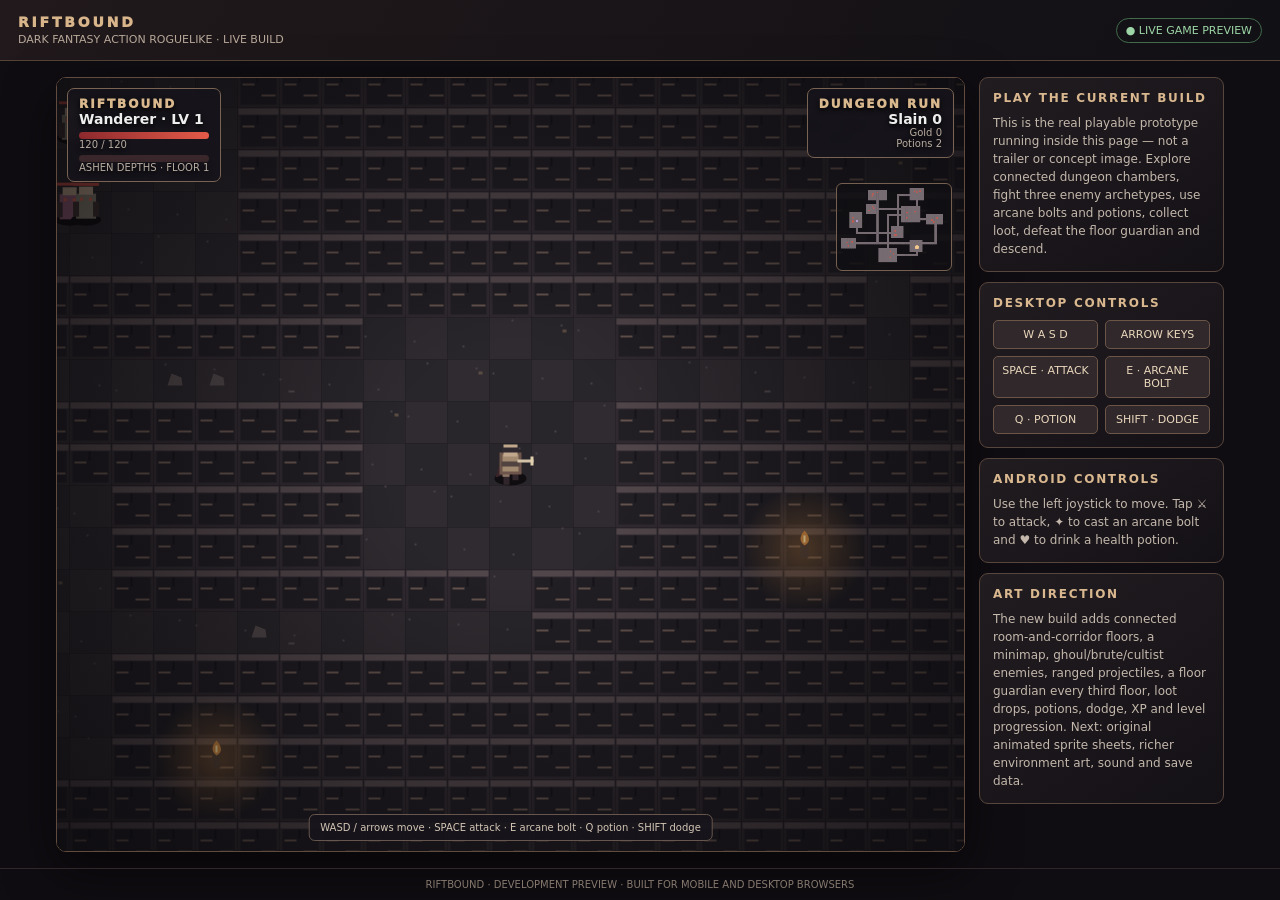
<file: preview.html>
<!doctype html>
<html lang="en"><head><meta charset="utf-8"><meta name="viewport" content="width=device-width,initial-scale=1,viewport-fit=cover"><meta name="theme-color" content="#100d12"><title>Riftbound — Live Game Preview</title>
<style>
*{box-sizing:border-box}html,body{margin:0;min-height:100%;background:#100d12;color:#eee;font:14px system-ui,-apple-system,sans-serif}body{display:flex;flex-direction:column;min-height:100dvh}.head{padding:14px 18px;background:linear-gradient(120deg,#21191b,#111015);border-bottom:1px solid #554337;display:flex;align-items:center;justify-content:space-between;gap:12px}.logo{font-weight:950;letter-spacing:.2em;color:#d8b58a}.sub{font-size:11px;color:#b8a99a;margin-top:3px}.live{font-size:11px;color:#9dd5a6;border:1px solid #426b4c;border-radius:20px;padding:5px 9px}.wrap{width:min(1200px,100%);margin:auto;padding:16px;display:grid;grid-template-columns:minmax(0,1fr) 245px;gap:14px;flex:1}.stage{min-height:420px;background:#08070a;border:1px solid #604b3e;border-radius:10px;overflow:hidden;box-shadow:0 18px 50px #0009;display:flex;flex-direction:column}.stage iframe{border:0;width:100%;height:100%;min-height:520px;background:#17151a}.side{display:flex;flex-direction:column;gap:10px}.card{background:linear-gradient(145deg,#211c20,#141116);border:1px solid #57463d;border-radius:9px;padding:13px}.card h2{font-size:12px;letter-spacing:.14em;color:#d9b88f;margin:0 0 9px}.card p{font-size:12px;color:#c4b8ac;line-height:1.5;margin:0}.controls{display:grid;grid-template-columns:1fr 1fr;gap:7px;margin-top:10px}.key{background:#30282b;border:1px solid #6b5547;border-radius:5px;padding:7px;text-align:center;color:#ead7bc;font-size:11px}.foot{padding:10px 18px;color:#85796f;text-align:center;font-size:10px;border-top:1px solid #30272a}@media(max-width:760px){.wrap{display:flex;flex-direction:column;padding:9px;gap:9px}.stage{min-height:58vh}.stage iframe{min-height:58vh}.side{display:grid;grid-template-columns:1fr 1fr}.side .card:first-child{grid-column:1/-1}.head{padding:12px}.foot{padding:9px}}
</style></head><body>
<header class="head"><div><div class="logo">RIFTBOUND</div><div class="sub">DARK FANTASY ACTION ROGUELIKE · LIVE BUILD</div></div><div class="live">● LIVE GAME PREVIEW</div></header>
<main class="wrap"><section class="stage"><iframe src="./roguelike.html" title="Riftbound playable game preview" allow="fullscreen"></iframe></section><aside class="side">
<section class="card"><h2>PLAY THE CURRENT BUILD</h2><p>This is the real playable prototype running inside this page — not a trailer or concept image. Explore connected dungeon chambers, fight three enemy archetypes, use arcane bolts and potions, collect loot, defeat the floor guardian and descend.</p></section>
<section class="card"><h2>DESKTOP CONTROLS</h2><div class="controls"><div class="key">W A S D</div><div class="key">ARROW KEYS</div><div class="key">SPACE · ATTACK</div><div class="key">E · ARCANE BOLT</div><div class="key">Q · POTION</div><div class="key">SHIFT · DODGE</div></div></section>
<section class="card"><h2>ANDROID CONTROLS</h2><p>Use the left joystick to move. Tap ⚔ to attack, ✦ to cast an arcane bolt and ♥ to drink a health potion.</p></section>
<section class="card"><h2>ART DIRECTION</h2><p>The new build adds connected room-and-corridor floors, a minimap, ghoul/brute/cultist enemies, ranged projectiles, a floor guardian every third floor, loot drops, potions, dodge, XP and level progression. Next: original animated sprite sheets, richer environment art, sound and save data.</p></section>
</aside></main><footer class="foot">RIFTBOUND · DEVELOPMENT PREVIEW · BUILT FOR MOBILE AND DESKTOP BROWSERS</footer></body></html>
</file>
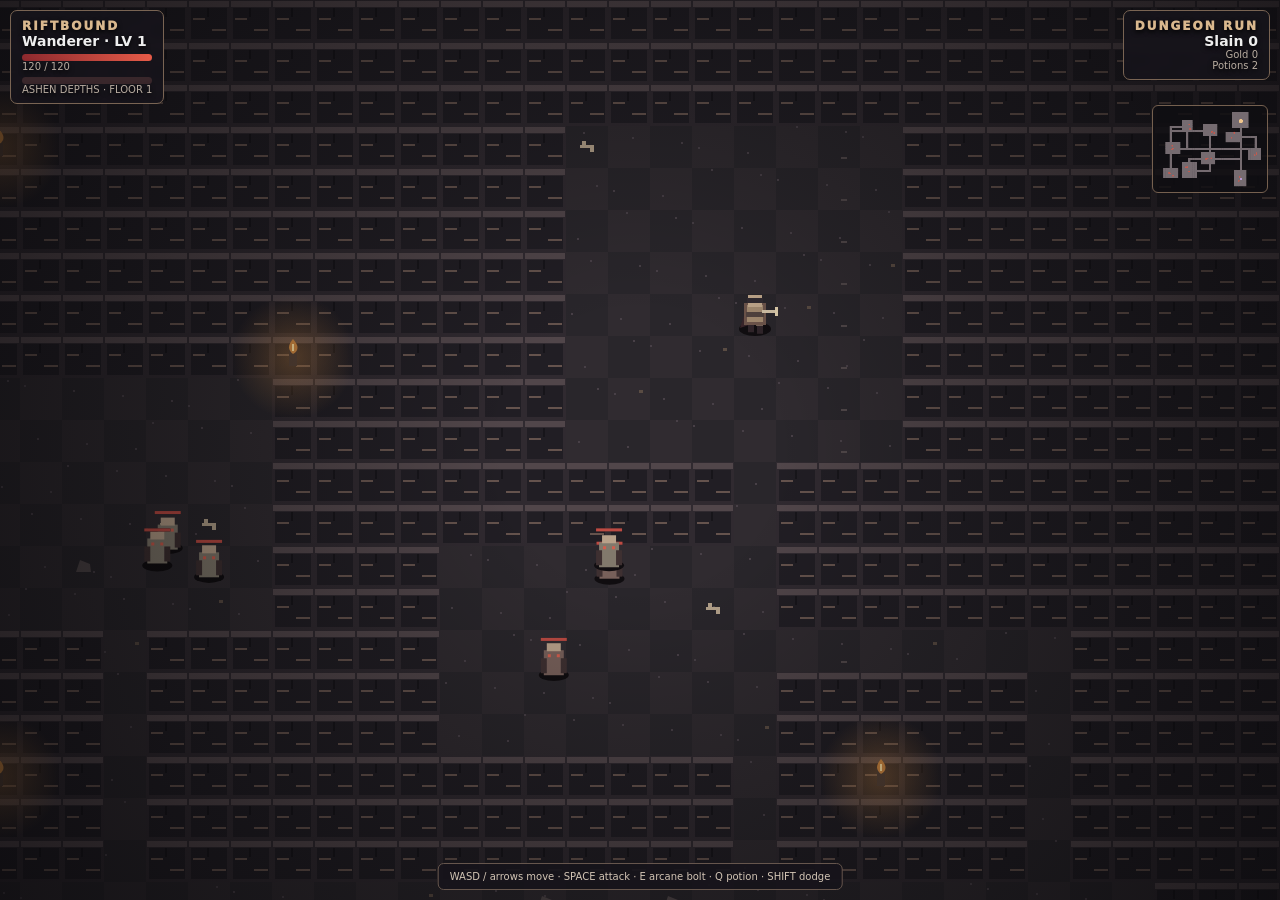
<file: roguelike.html>
<!doctype html>
<html lang="en"><head><meta charset="utf-8"><meta name="viewport" content="width=device-width,initial-scale=1,maximum-scale=1,user-scalable=no,viewport-fit=cover"><meta name="theme-color" content="#100d12"><title>Riftbound — Ashen Depths</title>
<style>
*{box-sizing:border-box}html,body{margin:0;width:100%;height:100%;overflow:hidden;background:#100d12;color:#eee;font:14px system-ui;touch-action:none}canvas{width:100%;height:100%;display:block;image-rendering:pixelated}#hud{position:fixed;inset:0;padding: max(10px,env(safe-area-inset-top)) 10px 10px;display:flex;justify-content:space-between;align-items:flex-start;pointer-events:none;text-shadow:0 2px 5px #000;gap:8px}.panel{background:#17141be8;border:1px solid #796453;border-radius:7px;padding:8px 11px;min-width:135px;backdrop-filter:blur(5px)}.brand{font-weight:950;letter-spacing:2px;color:#d9b88e;font-size:12px}.muted{color:#b9ada1;font-size:10px}.bar{height:7px;background:#39272b;margin-top:5px;border-radius:5px;overflow:hidden}.fill{height:100%;background:linear-gradient(90deg,#8d292e,#e65b48);width:100%}#xp{background:linear-gradient(90deg,#94702d,#e9c46d)}#right{text-align:right}#mini{position:fixed;right:12px;top:105px;width:116px;height:88px;border:1px solid #75604f;border-radius:6px;background:#100e12cc;pointer-events:none}#bottom{position:fixed;bottom:10px;left:50%;transform:translateX(-50%);background:#17141be8;border:1px solid #66564d;padding:7px 11px;border-radius:6px;font-size:10px;color:#d3c5b5;pointer-events:none;white-space:nowrap}#joy,#hit,#skill{display:none;position:fixed;bottom:max(24px,env(safe-area-inset-bottom));width:112px;height:112px;border-radius:50%;background:#ffffff17;border:1px solid #ffffff44;touch-action:none;user-select:none}#joy{left:16px}#nub{position:absolute;left:32px;top:32px;width:46px;height:46px;border-radius:50%;background:#c9b69b99;border:1px solid #eee}#hit{right:16px;width:82px;height:82px;bottom:max(32px,env(safe-area-inset-bottom));background:#782d2d88;border-color:#d18b68;display:none;place-items:center;font-size:28px}#skill{right:108px;width:58px;height:58px;bottom:max(42px,env(safe-area-inset-bottom));background:#344b6888;border-color:#9dbbe0;display:none;place-items:center;font-size:21px}#potion{display:none;position:fixed;right:28px;bottom:calc(env(safe-area-inset-bottom) + 128px);width:48px;height:48px;border-radius:50%;background:#743b4788;border:1px solid #d58b91;color:#ffe3d7;place-items:center;font-size:19px;touch-action:none}#toast{position:fixed;top:22%;left:50%;transform:translateX(-50%);background:#20191bea;border:1px solid #b28a5e;padding:9px 14px;border-radius:6px;color:#f2d4a3;font-weight:bold;opacity:0;transition:opacity .2s;pointer-events:none;white-space:nowrap}#boss{position:fixed;left:20%;right:20%;top:12px;display:none;text-align:center;color:#e7b99c;font-size:11px;text-shadow:0 2px 5px #000;pointer-events:none}#boss .bar{height:8px;border:1px solid #b78b70}#bossfill{background:#a82f37;width:100%}@media(pointer:coarse){#joy,#hit,#skill{display:block}#potion{display:grid}#bottom{display:none}#mini{top:112px;width:92px;height:70px}}@media(max-width:420px){.panel{min-width:116px;padding:7px 8px}.brand{font-size:10px}#mini{top:105px}}
</style></head><body><canvas id="c"></canvas>
<div id="hud"><div class="panel"><div class="brand">RIFTBOUND</div><b>Wanderer · <span id="lv">LV 1</span></b><div class="bar"><div id="hp" class="fill"></div></div><div class="muted" id="hpv">100 / 100</div><div class="bar"><div id="xp" class="fill" style="width:0%"></div></div><div class="muted" id="stage">ASHEN DEPTHS · FLOOR 1</div></div><div class="panel" id="right"><div class="brand">DUNGEON RUN</div><b id="kills">Slain 0</b><div class="muted" id="gold">Gold 0</div><div class="muted" id="potions">Potions 2</div></div></div>
<canvas id="mini" width="232" height="176"></canvas><div id="boss"><b id="bossname">THE GATEKEEPER</b><div class="bar"><div id="bossfill" class="fill"></div></div></div>
<div id="bottom">WASD / arrows move · SPACE attack · E arcane bolt · Q potion · SHIFT dodge</div><div id="joy"><div id="nub"></div></div><div id="hit">⚔</div><div id="skill">✦</div><div id="potion">♥</div><div id="toast"></div>
<script>
(()=>{'use strict';
const c=document.querySelector('#c'),g=c.getContext('2d'),mini=document.querySelector('#mini'),mg=mini.getContext('2d');let W,H,D;function size(){D=Math.min(devicePixelRatio||1,2);W=innerWidth;H=innerHeight;c.width=W*D;c.height=H*D;g.setTransform(D,0,0,D,0,0)}addEventListener('resize',size);size();
const S=42,MW=55,MH=43,worldW=MW*S,worldH=MH*S;let map=[],rooms=[],props=[],enemies=[],shots=[],drops=[],particles=[],keys={},joy={x:0,y:0},shake=0,clock=0,floor=1,kills=0,runGold=0,exit=null,boss=null;
const p={x:worldW/2,y:worldH/2,r:12,h:120,m:120,lv:1,xp:0,need:80,gold:0,potions:2,atk:0,cast:0,dash:0,inv:0,dir:0,speed:178};
function rnd(a,b){return a+Math.random()*(b-a)}function tile(x,y){let a=Math.floor(x/S),b=Math.floor(y/S);return b<0||a<0||b>=MH||a>=MW?1:map[b][a]}function blocked(x,y){return [[-9,-7],[9,-7],[-9,7],[9,7]].some(([dx,dy])=>tile(x+dx,y+dy)===1)}function move(o,dx,dy){if(!blocked(o.x+dx,o.y))o.x+=dx;if(!blocked(o.x,o.y+dy))o.y+=dy}
function makeDungeon(){map=Array.from({length:MH},()=>Array(MW).fill(1));rooms=[];props=[];enemies=[];shots=[];drops=[];particles=[];boss=null;exit=null;
for(let i=0;i<90&&rooms.length<10;i++){let w=Math.floor(rnd(5,10)),h=Math.floor(rnd(5,9)),x=Math.floor(rnd(2,MW-w-2)),y=Math.floor(rnd(2,MH-h-2));if(rooms.some(r=>x<r.x+r.w+2&&x+w+2>r.x&&y<r.y+r.h+2&&y+h+2>r.y))continue;let room={x,y,w,h,cx:x+Math.floor(w/2),cy:y+Math.floor(h/2)};rooms.push(room);for(let yy=y;yy<y+h;yy++)for(let xx=x;xx<x+w;xx++)map[yy][xx]=0;if(rooms.length>1){let a=rooms[rooms.length-2],b=room;if(Math.random()<.5){for(let xx=Math.min(a.cx,b.cx);xx<=Math.max(a.cx,b.cx);xx++)map[a.cy][xx]=0;for(let yy=Math.min(a.cy,b.cy);yy<=Math.max(a.cy,b.cy);yy++)map[yy][b.cx]=0}else{for(let yy=Math.min(a.cy,b.cy);yy<=Math.max(a.cy,b.cy);yy++)map[yy][a.cx]=0;for(let xx=Math.min(a.cx,b.cx);xx<=Math.max(a.cx,b.cx);xx++)map[b.cy][xx]=0}}}
if(rooms.length<3){for(let y=4;y< MH-4;y++)for(let x=4;x<MW-4;x++)if(x>5&&x<MW-6&&y>5&&y<MH-6)map[y][x]=0;rooms=[{cx:8,cy:8},{cx:MW-9,cy:MH-9},{cx:Math.floor(MW/2),cy:Math.floor(MH/2)}]}
let start=rooms[0],last=rooms[rooms.length-1];p.x=(start.cx+.5)*S;p.y=(start.cy+.5)*S;exit={x:(last.cx+.5)*S,y:(last.cy+.5)*S};
for(let y=2;y<MH-2;y++)for(let x=2;x<MW-2;x++)if(!map[y][x]&&Math.random()<.035&&Math.hypot(x-start.cx,y-start.cy)>5)props.push({x:(x+.5)*S,y:(y+.5)*S,type:Math.random()<.5?'bones':'rubble'});
rooms.slice(1).forEach((r,i)=>{let count=2+Math.min(3,floor);for(let n=0;n<count;n++){let x=(r.x+r.w*.2+Math.random()*r.w*.6)*S,y=(r.y+r.h*.2+Math.random()*r.h*.6)*S;if(Math.hypot(x-p.x,y-p.y)>220)spawnEnemy(x,y,Math.random()<.22?'brute':Math.random()<.25?'cultist':'ghoul')}});if(floor%3===0){let r=rooms[rooms.length-1];boss={x:(r.cx+.5)*S,y:(r.cy+.5)*S,h:360+floor*55,m:360+floor*55,cd:1.2,hit:0};enemies=enemies.filter(e=>Math.hypot(e.x-boss.x,e.y-boss.y)>110)}}
function spawnEnemy(x,y,type){let spec=type==='brute'?[95,38,34,'#77605a']:type==='cultist'?[48,50,16,'#8d5a72']:[55,62,20,'#81796c'];enemies.push({x,y,h:spec[0]+floor*5,m:spec[0]+floor*5,s:spec[1],dmg:spec[2],col:spec[3],type,cd:rnd(.2,1),hit:0,phase:rnd(0,6)})}
function say(s){let t=document.querySelector('#toast');t.textContent=s;t.style.opacity=1;clearTimeout(say.t);say.t=setTimeout(()=>t.style.opacity=0,1250)}
function burst(x,y,color,n=8){for(let i=0;i<n;i++){let a=rnd(0,Math.PI*2),v=rnd(30,150);particles.push({x,y,vx:Math.cos(a)*v,vy:Math.sin(a)*v,life:rnd(.2,.55),max:.55,color})}}
function gainXP(n){p.xp+=n;if(p.xp>=p.need){p.xp-=p.need;p.lv++;p.need=Math.floor(p.need*1.38);p.m+=18;p.h=p.m;p.speed+=3;say('LEVEL UP · '+p.lv);burst(p.x,p.y,'#e8c878',22)}}
function damageEnemy(e,n){e.h-=n;e.hit=.14;shake=3;burst(e.x,e.y,'#c58b6d',4);if(e.h<=0){enemies=enemies.filter(a=>a!==e);kills++;runGold+=Math.floor(rnd(3,9));gainXP(e.type==='brute'?32:20);if(Math.random()<.42)drops.push({x:e.x,y:e.y,type:Math.random()<.65?'gold':'potion'});if(e.type==='brute')burst(e.x,e.y,'#8b5146',14)}}
function attack(){if(p.atk>0)return;p.atk=.28;let target=enemies.filter(e=>Math.hypot(e.x-p.x,e.y-p.y)<75).sort((a,b)=>Math.hypot(a.x-p.x,a.y-p.y)-Math.hypot(b.x-p.x,b.y-p.y))[0];if(target)damageEnemy(target,42+p.lv*5);if(boss&&Math.hypot(boss.x-p.x,boss.y-p.y)<88){boss.h-=38+p.lv*5;boss.hit=.18;shake=6;if(boss.h<=0){burst(boss.x,boss.y,'#d9a65e',45);boss=null;gainXP(150);runGold+=100;say('GATEKEEPER SLAIN · EXIT OPEN')}}}
function cast(){if(p.cast>0)return;p.cast=.65;let a=p.dir;shots.push({x:p.x+Math.cos(a)*17,y:p.y+Math.sin(a)*17,vx:Math.cos(a)*410,vy:Math.sin(a)*410,life:.85,damage:34+p.lv*7});burst(p.x+Math.cos(a)*17,p.y+Math.sin(a)*17,'#9dc9ed',5)}
function dodge(){if(p.dash>0)return;p.dash=.65;p.inv=.4;let a=p.dir;move(p,Math.cos(a)*100,Math.sin(a)*100);burst(p.x,p.y,'#9b8a9e',9)}
function potion(){if(p.potions<=0){say('No potions left');return}if(p.h>=p.m){say('Health is full');return}p.potions--;p.h=Math.min(p.m,p.h+55);say('Potion · +55 health');burst(p.x,p.y,'#d35a52',12)}
function nextFloor(){floor++;p.h=Math.min(p.m,p.h+35);makeDungeon();say('DESCENDING · FLOOR '+floor)}
addEventListener('keydown',e=>{let k=e.key.toLowerCase();keys[k]=1;if(e.code==='Space'){e.preventDefault();attack()}if(k==='e')cast();if(k==='q')potion();if(k==='shift')dodge()});addEventListener('keyup',e=>keys[e.key.toLowerCase()]=0);
let last=performance.now();function update(dt){clock+=dt;p.atk=Math.max(0,p.atk-dt);p.cast=Math.max(0,p.cast-dt);p.dash=Math.max(0,p.dash-dt);p.inv=Math.max(0,p.inv-dt);let x=(keys.d||keys.arrowright?1:0)-(keys.a||keys.arrowleft?1:0)+joy.x,y=(keys.s||keys.arrowdown?1:0)-(keys.w||keys.arrowup?1:0)+joy.y,l=Math.hypot(x,y);if(l){x/=l;y/=l;p.dir=Math.atan2(y,x);let sp=p.speed*(p.dash>0?2.8:1);move(p,x*sp*dt,y*sp*dt)}
for(let e of enemies){e.cd=Math.max(0,e.cd-dt);e.hit=Math.max(0,e.hit-dt);let dx=p.x-e.x,dy=p.y-e.y,d=Math.hypot(dx,dy);if(e.type==='cultist'){if(d<205&&d>145)move(e,dx/d*e.s*dt,dy/d*e.s*dt);else if(d<145&&e.cd<=0){shots.push({x:e.x,y:e.y,vx:dx/d*190,vy:dy/d*190,life:1.5,damage:10,hostile:true});e.cd=1.8}}else if(d>27&&d<390)move(e,dx/d*e.s*dt,dy/d*e.s*dt);else if(d<=30&&e.cd<=0){if(p.inv<=0){p.h-=e.dmg;shake=4;burst(p.x,p.y,'#b74443',5)}e.cd=e.type==='brute'?1.25:.9}}
if(boss){boss.cd-=dt;boss.hit=Math.max(0,boss.hit-dt);let dx=p.x-boss.x,dy=p.y-boss.y,d=Math.hypot(dx,dy);if(d>58)move(boss,dx/d*42*dt,dy/d*42*dt);if(boss.cd<=0){let a=Math.atan2(dy,dx);for(let i=-1;i<=1;i++){let q=a+i*.24;shots.push({x:boss.x,y:boss.y,vx:Math.cos(q)*210,vy:Math.sin(q)*210,life:2,damage:17,hostile:true})}boss.cd=1.45}}
shots=shots.filter(s=>{s.x+=s.vx*dt;s.y+=s.vy*dt;s.life-=dt;if(s.life<=0||tile(s.x,s.y))return false;if(s.hostile){if(Math.hypot(s.x-p.x,s.y-p.y)<16){if(p.inv<=0)p.h-=s.damage;burst(s.x,s.y,'#cf665b',5);return false}}else{let e=enemies.find(e=>Math.hypot(s.x-e.x,s.y-e.y)<19);if(e){damageEnemy(e,s.damage);burst(s.x,s.y,'#9dc9ed',8);return false}if(boss&&Math.hypot(s.x-boss.x,s.y-boss.y)<34){boss.h-=s.damage;boss.hit=.1;return false}}return true});
drops=drops.filter(d=>{if(Math.hypot(d.x-p.x,d.y-p.y)<24){if(d.type==='gold'){runGold+=15;say('+15 gold')}else{p.potions++;say('Potion found')}return false}return true});
particles=particles.filter(a=>{a.x+=a.vx*dt;a.y+=a.vy*dt;a.life-=dt;a.vx*=.96;a.vy*=.96;return a.life>0});
if(p.h<=0){p.h=p.m*.55;p.x=rooms[0].cx*S;p.y=rooms[0].cy*S;shots=shots.filter(s=>!s.hostile);say('You fell · pulled back to the entrance')}
if(!boss&&exit&&Math.hypot(exit.x-p.x,exit.y-p.y)<42){if(enemies.length===0)nextFloor();else if(!update.warn){say('Clear the remaining enemies');update.warn=1}}else update.warn=0;
document.querySelector('#hp').style.width=100*p.h/p.m+'%';document.querySelector('#hpv').textContent=Math.ceil(p.h)+' / '+p.m;document.querySelector('#xp').style.width=100*p.xp/p.need+'%';document.querySelector('#lv').textContent='LV '+p.lv;document.querySelector('#kills').textContent='Slain '+kills;document.querySelector('#gold').textContent='Gold '+runGold;document.querySelector('#potions').textContent='Potions '+p.potions;document.querySelector('#stage').textContent='ASHEN DEPTHS · FLOOR '+floor;document.querySelector('#boss').style.display=boss?'block':'none';if(boss)document.querySelector('#bossfill').style.width=100*boss.h/boss.m+'%'}
function draw(){let ox=Math.max(0,Math.min(worldW-W,p.x-W/2)),oy=Math.max(0,Math.min(worldH-H,p.y-H/2));g.save();g.translate(-ox+(Math.random()-.5)*shake,-oy+(Math.random()-.5)*shake);shake=Math.max(0,shake-dtShake());g.fillStyle='#111015';g.fillRect(0,0,worldW,worldH);let ax=Math.max(0,Math.floor(ox/S)),ay=Math.max(0,Math.floor(oy/S)),bx=Math.min(MW,Math.ceil((ox+W)/S)+1),by=Math.min(MH,Math.ceil((oy+H)/S)+1);
for(let y=ay;y<by;y++)for(let x=ax;x<bx;x++){let X=x*S,Y=y*S;if(map[y][x]){g.fillStyle='#302a30';g.fillRect(X,Y,S,S);g.fillStyle='#51464a';g.fillRect(X+1,Y+1,S-2,6);g.fillStyle='#211e24';g.fillRect(X+3,Y+8,S-6,S-11);g.fillStyle='#65534d';g.fillRect(X+5,Y+18,12,2);g.fillRect(X+24,Y+29,14,2);g.fillStyle='#17151a';g.fillRect(X+19,Y+8,2,9)}else{g.fillStyle=(x+y)%2?'#29262b':'#302b30';g.fillRect(X,Y,S,S);g.fillStyle='#484047';g.fillRect(X+(x*7+y*13)%32,Y+(y*11+x*5)%31,2,2);if((x*17+y*11)%11===0){g.fillStyle='#51484a';g.fillRect(X+9+(x%3)*7,Y+31,6,2)}if((x*13+y*7)%19===0){g.fillStyle='#5a4c43';g.fillRect(X+31,Y+12,4,3)}}}
for(let y=3;y<MH-3;y+=5)for(let x=3;x<MW-3;x+=7)if(map[y][x]&&((x+y)%3===0)){let tx=x*S+S/2,ty=y*S+S/2;g.save();let glow=g.createRadialGradient(tx,ty,2,tx,ty,62);glow.addColorStop(0,'#e69a4c55');glow.addColorStop(1,'#e69a4c00');g.fillStyle=glow;g.fillRect(tx-62,ty-62,124,124);g.fillStyle='#574337';g.fillRect(tx-4,ty-9,8,18);g.fillStyle='#d18a42';g.beginPath();g.moveTo(tx,ty-18);g.quadraticCurveTo(tx+9,ty-8,tx,ty-3);g.quadraticCurveTo(tx-8,ty-9,tx,ty-18);g.fill();g.fillStyle='#ffe0a0';g.fillRect(tx-1,ty-13,2,7);g.restore()}
for(let q of props){if(Math.hypot(q.x-p.x,q.y-p.y)>Math.max(W,H))continue;g.fillStyle=q.type==='bones'?'#b3a18a':'#51484a';if(q.type==='bones'){g.fillRect(q.x-7,q.y-2,14,3);g.fillRect(q.x-5,q.y-6,4,4);g.fillRect(q.x+3,q.y+1,4,4)}else{g.beginPath();g.moveTo(q.x-7,q.y+5);g.lineTo(q.x-3,q.y-7);g.lineTo(q.x+7,q.y-3);g.lineTo(q.x+8,q.y+5);g.fill()}}
if(exit){g.save();g.translate(exit.x,exit.y);g.strokeStyle=boss?'#65566e':'#6f9c9b';g.lineWidth=4;g.beginPath();g.ellipse(0,0,19,29,0,0,Math.PI*2);g.stroke();g.strokeStyle='#c5a5db';g.globalAlpha=.5+Math.sin(clock*3)*.25;g.beginPath();g.ellipse(0,0,12,22,0,0,Math.PI*2);g.stroke();g.restore()}
for(let d of drops){g.fillStyle=d.type==='gold'?'#e4bf68':'#bd5652';g.beginPath();g.arc(d.x,d.y,7+Math.sin(clock*5)*1.5,0,7);g.fill();g.fillStyle='#fff0c0';g.fillRect(d.x-2,d.y-2,4,4)}
for(let s of shots){g.fillStyle=s.hostile?'#d45b53':'#a8d8ff';g.shadowBlur=13;g.shadowColor=g.fillStyle;g.beginPath();g.arc(s.x,s.y,s.hostile?5:6,0,7);g.fill();g.shadowBlur=0}
for(let e of enemies){let bob=Math.sin(clock*5+e.phase)*2;g.fillStyle='#100d10';g.beginPath();g.ellipse(e.x,e.y+12,15,6,0,0,7);g.fill();g.fillStyle=e.hit?'#fff':e.col;g.fillRect(e.x-10,e.y-13+bob,20,25);g.fillStyle='#3e3031';g.fillRect(e.x-13,e.y-5+bob,6,15);g.fillRect(e.x+7,e.y-5+bob,6,15);g.fillStyle='#b8a18a';g.fillRect(e.x-7,e.y-20+bob,14,8);g.fillStyle='#d35d4d';g.fillRect(e.x-6,e.y-9+bob,3,3);g.fillRect(e.x+3,e.y-9+bob,3,3);g.fillStyle='#281c20';g.fillRect(e.x-13,e.y-25,26,3);g.fillStyle='#bd4b43';g.fillRect(e.x-13,e.y-25,26*Math.max(0,e.h/e.m),3)}
if(boss){g.fillStyle='#100d10';g.beginPath();g.ellipse(boss.x,boss.y+23,31,11,0,0,7);g.fill();g.fillStyle=boss.hit?'#fff':'#55414c';g.fillRect(boss.x-22,boss.y-27,44,52);g.fillStyle='#8e6d66';g.fillRect(boss.x-17,boss.y-40,34,18);g.fillStyle='#d85b50';g.fillRect(boss.x-13,boss.y-33,7,5);g.fillRect(boss.x+6,boss.y-33,7,5);g.fillStyle='#33232b';g.beginPath();g.moveTo(boss.x-20,boss.y-35);g.lineTo(boss.x-33,boss.y-57);g.lineTo(boss.x-8,boss.y-43);g.moveTo(boss.x+20,boss.y-35);g.lineTo(boss.x+33,boss.y-57);g.lineTo(boss.x+8,boss.y-43);g.fill()}
g.fillStyle='#100d10';g.beginPath();g.ellipse(p.x,p.y+14,16,7,0,0,7);g.fill();g.save();g.translate(p.x,p.y);g.rotate(p.dir);let walk=Math.sin(clock*13)*3;g.globalAlpha=p.inv>0?.55:1;g.fillStyle='#39252a';g.beginPath();g.moveTo(-8,-9);g.lineTo(-15,13);g.lineTo(-3,9);g.lineTo(0,-7);g.fill();g.fillStyle='#30252a';g.fillRect(-7,7+walk,6,11);g.fillRect(2,7-walk,6,11);g.fillStyle='#8c7767';g.fillRect(-8,6+walk,7,4);g.fillRect(1,6-walk,7,4);g.fillStyle='#6d554b';g.fillRect(-11,-12,22,22);g.fillStyle='#a28a70';g.fillRect(-8,-10,16,17);g.fillStyle='#51433f';g.fillRect(-9,-3,18,5);g.fillStyle='#c1a88c';g.fillRect(-7,-20,14,12);g.fillStyle='#302a30';g.fillRect(-8,-17,16,5);g.fillStyle='#d2c2a7';g.fillRect(7,-5,16,3);g.fillStyle='#e1d0ae';g.fillRect(20,-8,3,9);if(p.atk>0){g.strokeStyle='#f1d19a';g.lineWidth=5;g.globalAlpha=.9;g.beginPath();g.arc(0,0,43,-1.05,1.05);g.stroke()}g.restore();for(let a of particles){g.globalAlpha=Math.max(0,a.life/a.max);g.fillStyle=a.color;g.fillRect(a.x,a.y,4,4)}g.globalAlpha=1;g.restore();
let v=g.createRadialGradient(W/2,H/2,Math.min(W,H)*.15,W/2,H/2,Math.max(W,H)*.72);v.addColorStop(0,'#0000');v.addColorStop(1,'#08070acc');g.fillStyle=v;g.fillRect(0,0,W,H);drawMini(ox,oy)}
function dtShake(){return .35}
function drawMini(ox,oy){mg.clearRect(0,0,232,176);let sx=232/MW,sy=176/MH;for(let y=0;y<MH;y++)for(let x=0;x<MW;x++)if(map[y][x]===0){mg.fillStyle='#756b70';mg.fillRect(x*sx,y*sy,sx+.5,sy+.5)}if(exit){mg.fillStyle='#b69ad2';mg.fillRect(exit.x/S*sx-2,exit.y/S*sy-2,4,4)}mg.fillStyle='#f0c68c';mg.beginPath();mg.arc(p.x/S*sx,p.y/S*sy,4,0,7);mg.fill();mg.fillStyle='#c15b50';for(let e of enemies)mg.fillRect(e.x/S*sx-1,e.y/S*sy-1,3,3);if(boss){mg.fillStyle='#e23c54';mg.fillRect(boss.x/S*sx-3,boss.y/S*sy-3,6,6)}}
function loop(t){let dt=Math.min(.04,(t-last)/1000);last=t;update(dt);draw();requestAnimationFrame(loop)}makeDungeon();requestAnimationFrame(loop);
const joyel=document.querySelector('#joy'),nub=document.querySelector('#nub');let jid=null;joyel.onpointerdown=e=>{jid=e.pointerId;joyel.setPointerCapture(jid);jmove(e)};joyel.onpointermove=e=>{if(e.pointerId===jid)jmove(e)};function jmove(e){let r=joyel.getBoundingClientRect(),dx=e.clientX-r.left-r.width/2,dy=e.clientY-r.top-r.height/2,l=Math.hypot(dx,dy),m=34;if(l>m){dx=dx/l*m;dy=dy/l*m}joy.x=dx/m;joy.y=dy/m;if(l)p.dir=Math.atan2(dy,dx);nub.style.transform='translate('+dx+'px,'+dy+'px)'}function end(){jid=null;joy.x=joy.y=0;nub.style.transform=''}joyel.onpointerup=end;joyel.onpointercancel=end;document.querySelector('#hit').onpointerdown=e=>{e.preventDefault();attack()};document.querySelector('#skill').onpointerdown=e=>{e.preventDefault();cast()};document.querySelector('#potion').onpointerdown=e=>{e.preventDefault();potion()};
})();
</script></body></html>
</file>
